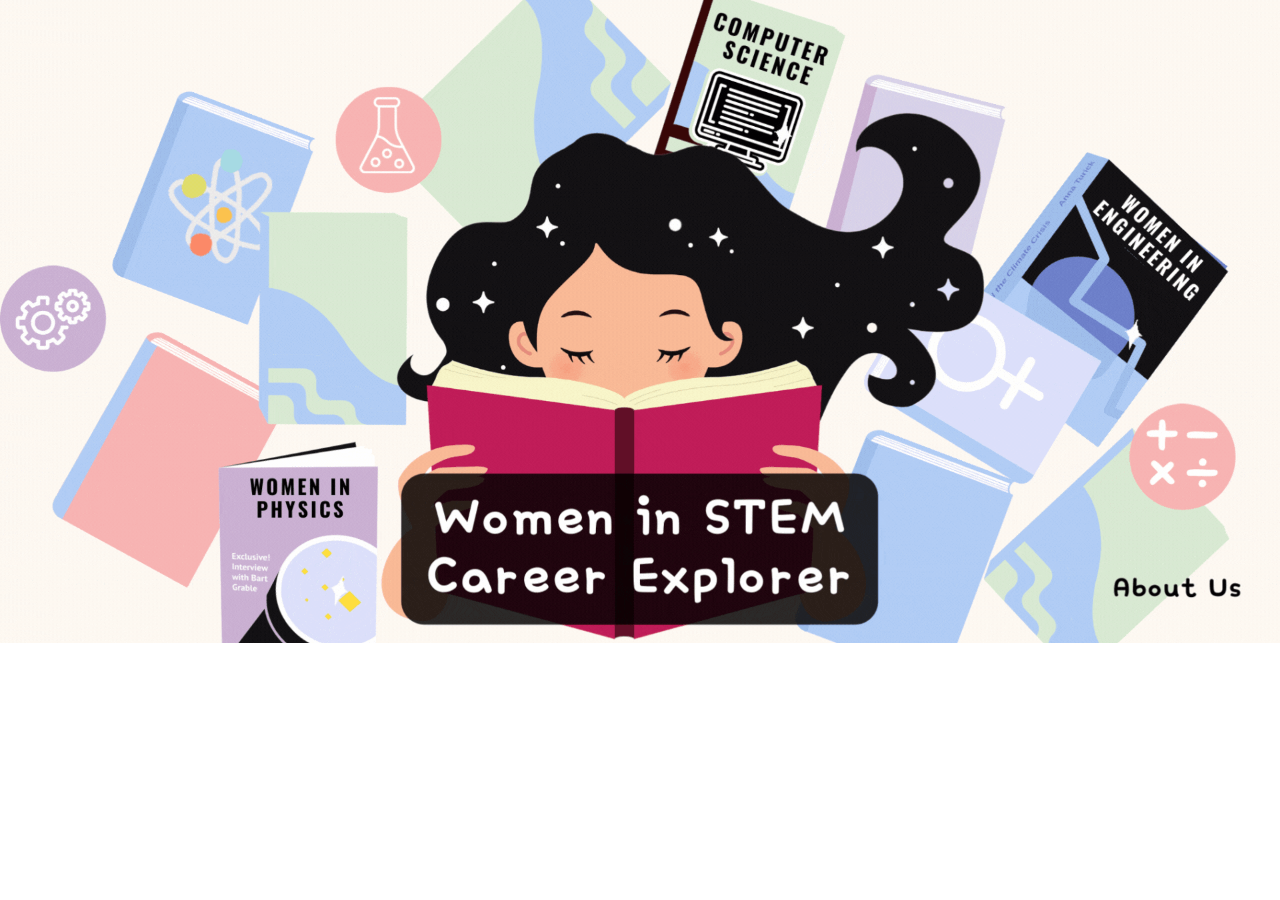
<file: index.html>
<!DOCTYPE html>
<html>

<head>
  <meta charset="utf-8">
  <meta name="viewport" content="width=device-width, initial-scale=1">
  <title>replit</title>
  <link href="style.css" rel="stylesheet" type="text/css"/>
  <script src="https://code.jquery.com/jquery-3.4.1.min.js"></script>
</head>
  
<body>

  <div class="bg">
    <img src = "assets/landingpage.gif">
    <button class="button" onclick="location.href='compsci.html'" value="first">compsci</button>
    <button class="button2" onclick="location.href='engineering.html'" value="second">engineering</button>
    <button class="button3" onclick="location.href='physics.html'" value="third">physics</button>
    <button class="button4" onclick="location.href='aboutus.html'" value="fourth">aboutus</button>
  </div>

  <script src="script.js"></script>
</body>

</html>
</file>
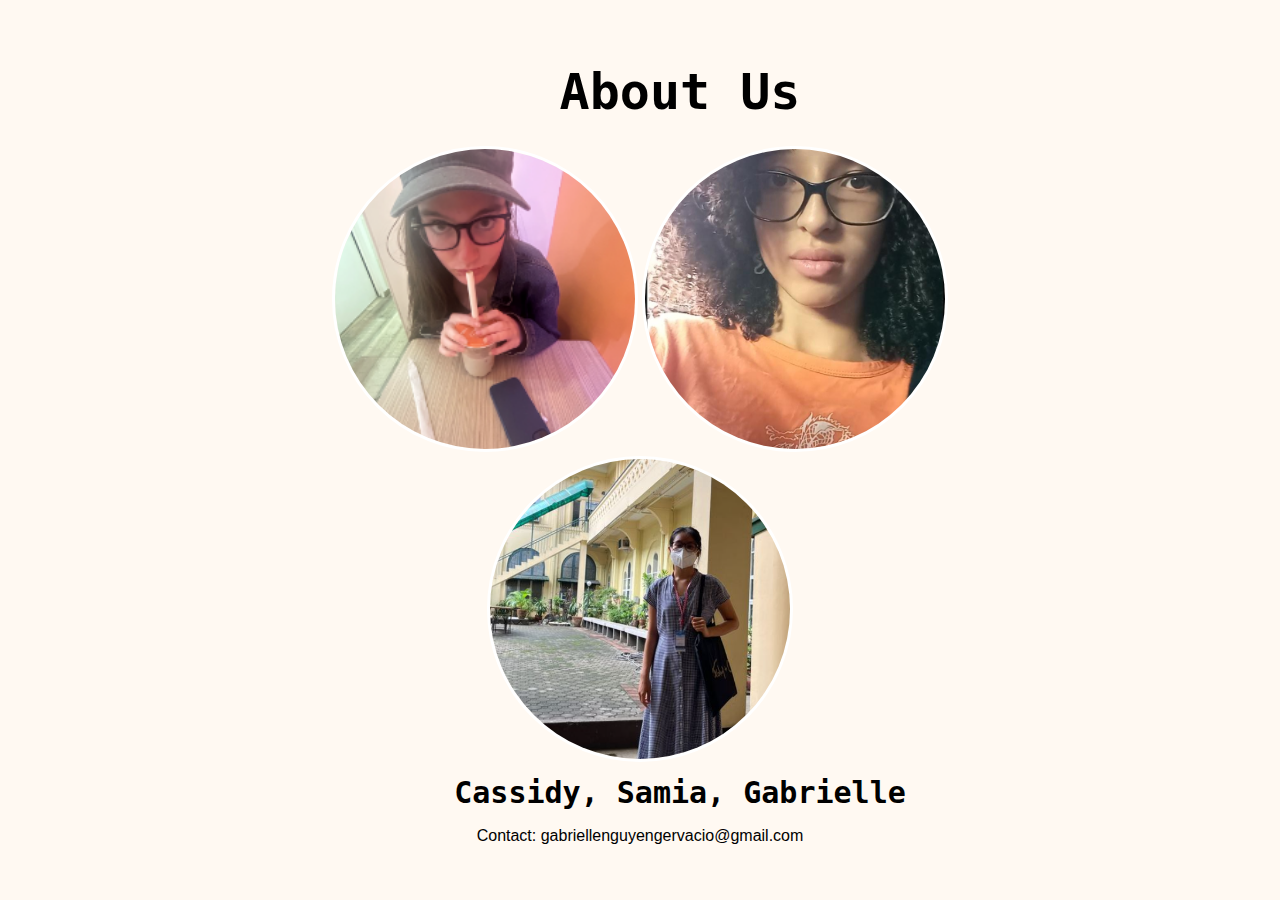
<file: aboutus.html>
<!DOCTYPE html>
<html>
  <head>
    <meta charset="utf-8">
  <meta name="viewport" content="width=device-width, initial-scale=1">
  <title>About Us</title>
  <link href="style.css" rel="stylesheet" type="text/css"/>
  <script src="https://code.jquery.com/jquery-3.4.1.min.js"></script>
  </head>
  
  <body style="background-color:#FFF9F2;">
    <br>
    <br>
    <br>
    <h1 style="text-align:center;": center;">About Us</h1>

  <main>
  <img class="aboutus" src="assets/CassidyPic.png">
  <img class="aboutus" src="assets/SamiaPic.jpg">
  <img class="aboutus" src="assets/GabbyPic.png">
  <br>
  <br>
  <h3 style= "text-align:center; font-family: monospace;">Cassidy, Samia, Gabrielle</h3>
  <p style="font-family: -apple-system, BlinkMacSystemFont, sans-serif;">Contact: gabriellenguyengervacio@gmail.com</p>
  </main>
    
  <script src="script.js"></script>
</body>

</html>
</file>
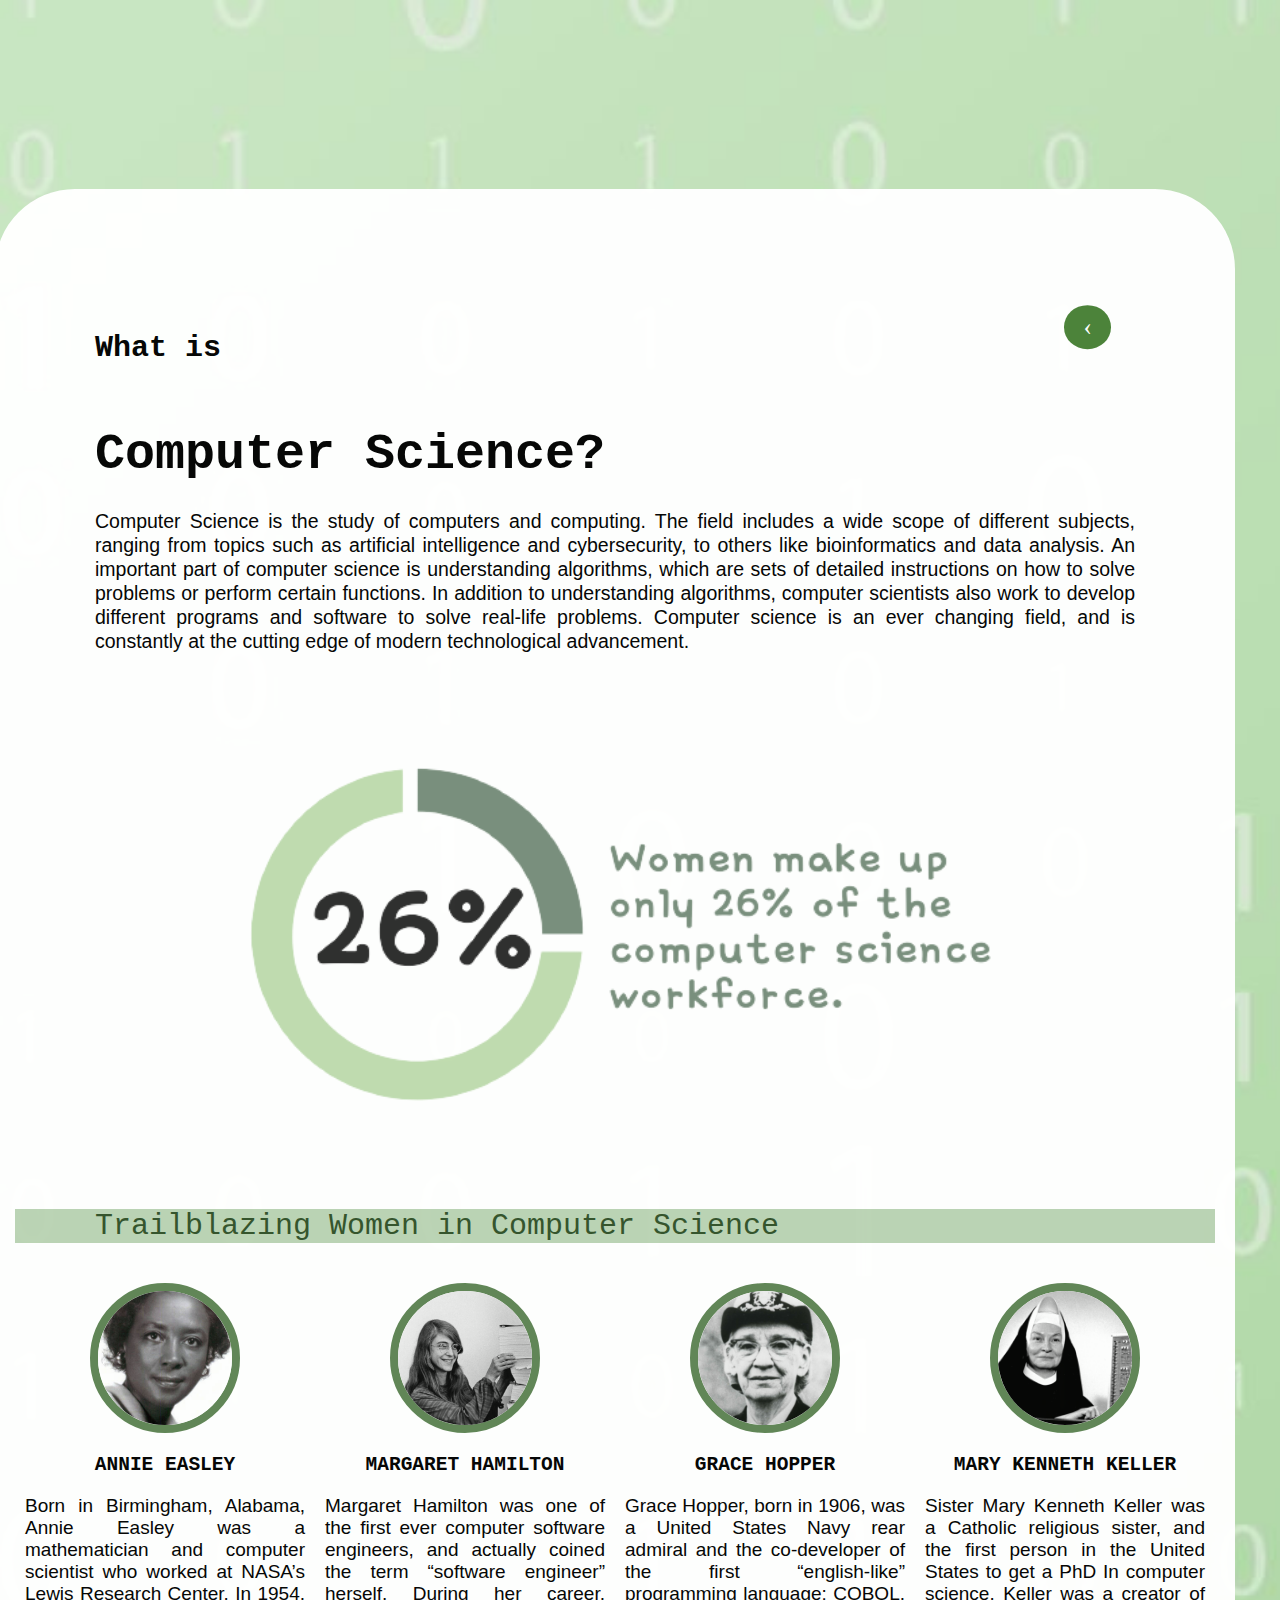
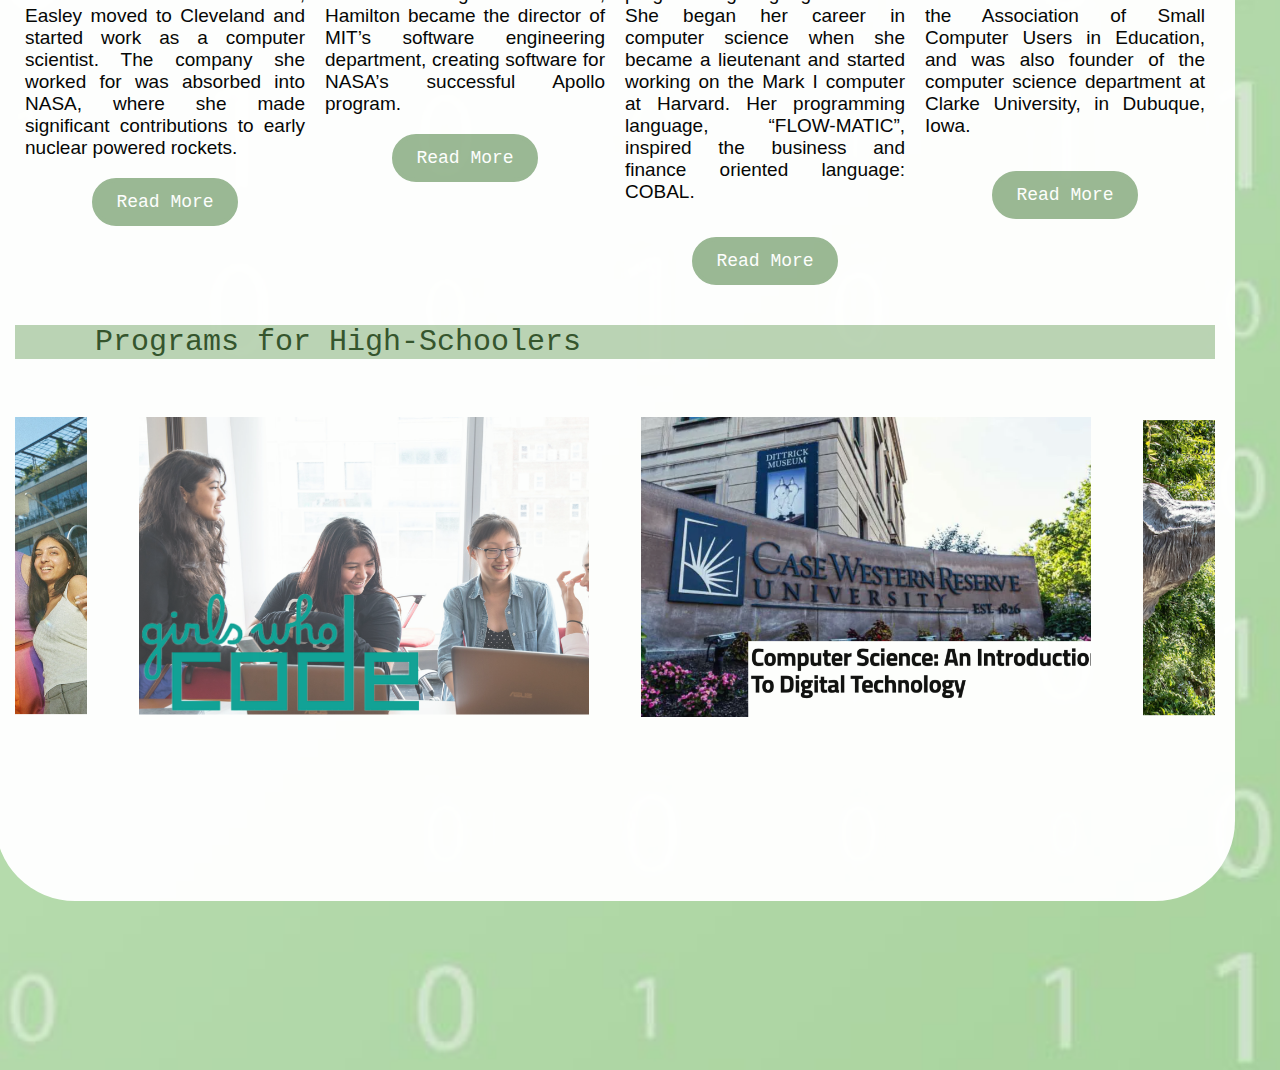
<file: compsci.html>
<!DOCTYPE html>
<html>
  
<head>
  <meta charset="utf-8">
  <meta name="viewport" content="width=device-width, initial-scale=1">
  <title>Computer Science</title>
  <link href="style.css" rel="stylesheet" type="text/css"/>
  <script src="https://code.jquery.com/jquery-3.4.1.min.js"></script>
</head>
  
<body>
    <div class="parallax-container2">
      <div class="parallax-image2"></div>
    <div class="parallax-text2">
      <a href="index.html" class="previous2">&#8249;</a>

      <h3>What is</h3>
      <br>
      <br>
      <h1>Computer Science?</h1>

      <p class="paragraph">Computer Science is the study of computers and computing. The field includes a wide scope of different subjects, ranging from topics such as artificial intelligence and cybersecurity, to others like bioinformatics and data analysis. An important part of computer science is understanding algorithms, which are sets of detailed instructions on how to solve problems or perform certain functions. In addition to understanding algorithms, computer scientists also work to develop different programs and software to solve real-life problems. 
Computer science is an ever changing field, and is constantly at the cutting edge of modern technological advancement. 
 </p>

      <img style="
  width: 75%;
  height: auto;
  display: block;
  margin-left: auto;
  margin-right: auto;" src="assets/stats_cs.png">

      <div style= "background-color: #BAD3B4" class="dividercompsci">
        <p style = "color: #315129;" class="titlecompsci">Trailblazing Women in Computer Science</p>
      </div>
      
      <section class="trailblazersection">
<div class="row">
  <div class="column">
  	<img style = "border: 8px solid #5E8454;" class="profile" src="assets/annieeasley.jpeg">
    <h2>ANNIE EASLEY</h2>
    <p class="columnp">Born in Birmingham, Alabama, Annie Easley was a mathematician and computer scientist who worked at NASA’s Lewis Research Center. In 1954, Easley moved to Cleveland and started work as a computer scientist. The company she worked for was absorbed into NASA, where she made significant contributions to early nuclear powered rockets.
      </p>
    <input style= "background-color: #99b793; border: 4px solid #99b793;" type=button onClick="
parent.location='https://www.nasa.gov/feature/annie-easley-computer-scientist'" value='Read More'>
  </div>
  <div class="column">
  	<img style = "border: 8px solid #5E8454;" class="profile" src="assets/margarethamilton.png">
    <h2>MARGARET HAMILTON</h2>
    <p class="columnp">Margaret Hamilton was one of the first ever computer software engineers, and actually coined the term “software engineer” herself. During her career, Hamilton became the director of MIT’s software engineering department, creating software for NASA’s successful Apollo program.</p>
    <input style= "background-color: #99b793; border: 4px solid #99b793;" type=button onClick="
parent.location='https://www.smithsonianmag.com/smithsonian-institution/margaret-hamilton-led-nasa-software-team-landed-astronauts-moon-180971575/'" value='Read More'>
  </div>
  <div class="column">
  	<img style = "border: 8px solid #5E8454;" class="profile" src="assets/gracehopper.png">
    <h2>GRACE HOPPER</h2>
    <p class="columnp">Grace Hopper, born in 1906, was a United States Navy rear admiral and the co-developer of the  first “english-like” programming language: COBOL. She began her career in computer science when she became a lieutenant and started working on the Mark I computer at Harvard. Her programming language, “FLOW-MATIC”, inspired the business and finance oriented language: COBAL.
</p><br>
    <input style= "background-color: #99b793; border: 4px solid #99b793;" type=button onClick="
parent.location='https://www.si.edu/spotlight/women-mathematicians/grace-hopper-the-navy-and-computers'" 
value='Read More'>
  </div>
  <div class="column">
  	<img style = "border: 8px solid #5E8454;" class="profile" src="assets/marykennethkeller.png">
    <h2>MARY KENNETH KELLER</h2>
    <p class="columnp">Sister Mary Kenneth Keller was a Catholic religious sister, and the first person in the United States to get a PhD In computer science. Keller was a creator of the Association of Small Computer Users in Education, and was also founder of the computer science department at Clarke University, in Dubuque, Iowa. 
</p><br>
    <input style= "background-color: #99b793; border: 4px solid #99b793;" type=button onClick="
parent.location='https://www.cs.wisc.edu/2019/03/18/2759/'" 
value='Read More'>
  </div>
</div>
</section>


  <div style= "background-color: #BAD3B4" class="dividercompsci2">
    <p style=" color: #315129" class="titlecompsci2">Programs for High-Schoolers</p>
  </div>
    
 <div class="scroll-container">
   
<a href="https://www.kodewithklossy.com"><img  class="compSciPrograms" src="assets/kodeWithKlossy.png"></a>
      
<a href="https://girlswhocode.com" ><img class="compSciPrograms"
 src="assets/girlswhocode.png"></a>
  
      
<a href="https://case.precollegeprograms.org/compsci"><img class="compSciPrograms" src="assets/caseWesternReserve.png"></a>
      
<a href="https://precollege.berkeley.edu/summer-computer-science-academy"><img class="compSciPrograms" src="assets/berkeleyCompSci.png"></a>
</div>

  </div>
  </div>
  <script src="script.js"></script>
</body>
</html>
</file>
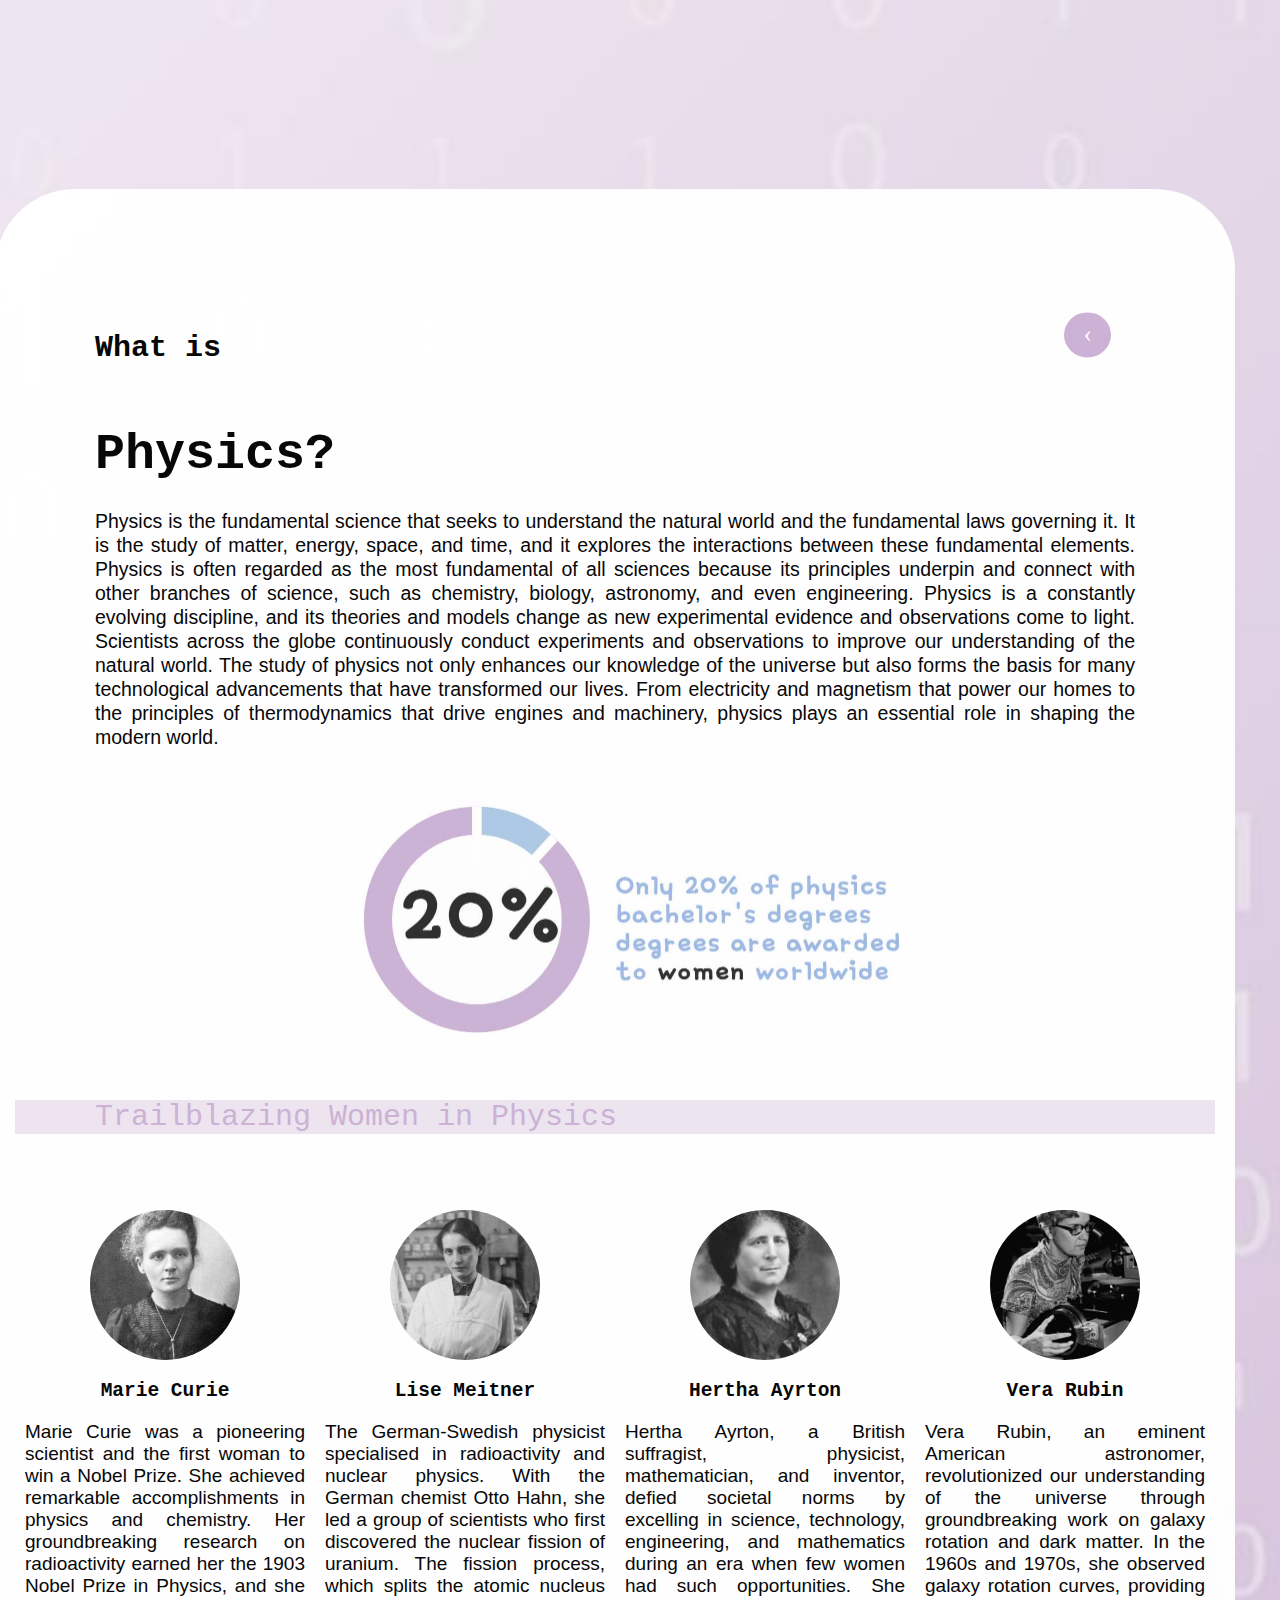
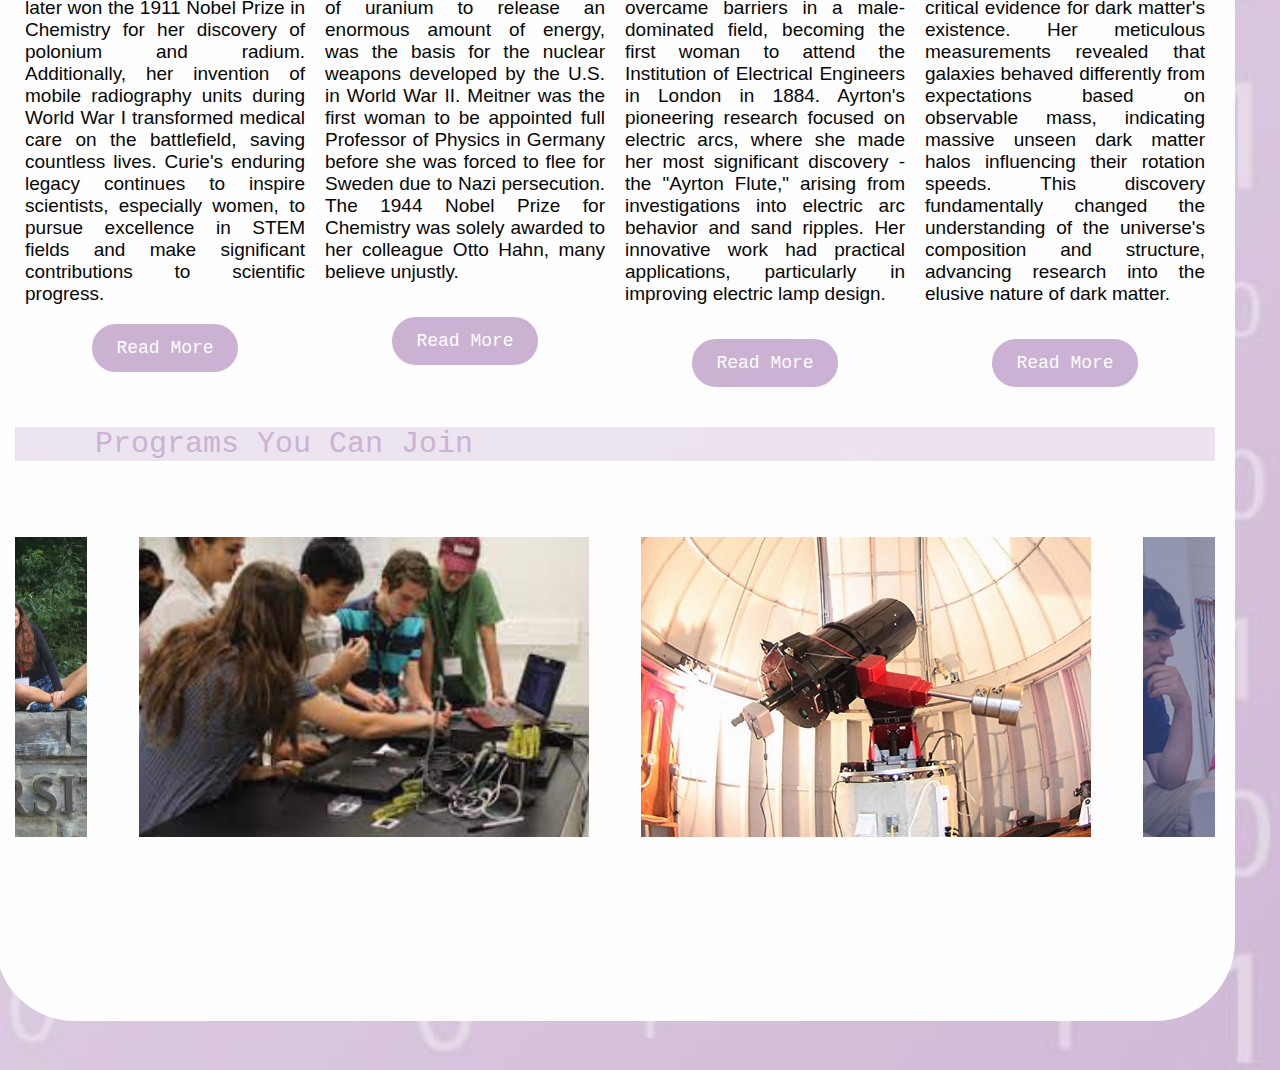
<file: physics.html>
<!DOCTYPE html>
<html>

<head>
  <meta charset="utf-8">
  <meta name="viewport" content="width=device-width, initial-scale=1">
  <title>Physics</title>
  <link href="style.css" rel="stylesheet" type="text/css"/>
  <script src="https://code.jquery.com/jquery-3.4.1.min.js"></script>
</head>

<body>

  <div class="parallax-container3">
    <div class="parallax-image3">
    </div>
    <div class="parallax-text3">
      <a href="index.html" class="previous3">&#8249;</a>

      <h3>What is</h3>
      <br>
      <br>
      <h1>Physics?</h1>

      <p class="paragraph">Physics is the fundamental science that seeks to understand the natural world and the
        fundamental laws governing it. It is the study of matter, energy, space, and time, and it explores the
        interactions between these fundamental elements. Physics is often regarded as the most fundamental of all
        sciences because its principles underpin and connect with other branches of science, such as chemistry, biology,
        astronomy, and even engineering. Physics is a constantly evolving discipline, and its theories and models change
        as new experimental evidence and observations come to light. Scientists across the globe continuously conduct
        experiments and observations to improve our understanding of the natural world.
        The study of physics not only enhances our knowledge of the universe but also forms the basis for many
        technological advancements that have transformed our lives. From electricity and magnetism that power our homes
        to the principles of thermodynamics that drive engines and machinery, physics plays an essential role in shaping
        the modern world.</p>

      <img class="statisticsphy" src="assets/stats-physics.jpg">

      <div class="dividerphysics">
        <p class="titlephysics">Trailblazing Women in Physics</p>
      </div>

      <br>
      <br>
      <section class="trailblazersection">
        <div class="row">
          <div class="column">
            <img class="profile" src="assets/marieCurie.jpg">
            <h2>Marie Curie</h2>
            <p class="columnp">Marie Curie was a pioneering scientist and the first woman to win a Nobel Prize. She
              achieved remarkable accomplishments in physics and chemistry. Her groundbreaking research on radioactivity
              earned her the 1903 Nobel Prize in Physics, and she later won the 1911 Nobel Prize in Chemistry for her
              discovery of polonium and radium. Additionally, her invention of mobile radiography units during World War
              I transformed medical care on the battlefield, saving countless lives. Curie's enduring legacy continues
              to inspire scientists, especially women, to pursue excellence in STEM fields and make significant
              contributions to scientific progress.
            </p>

            <input style="background-color: #CBB1D3; border:4px solid #CBB1D3;" type=button onClick="
parent.location='https://www.nobelprize.org/prizes/physics/1903/marie-curie/biographical/'" value='Read More'>
          </div>
          <div class="column">
            <img class="profile" src="assets/liseMeitner.png">
            <h2>Lise Meitner</h2>
            <p class="columnp">The German-Swedish physicist specialised in radioactivity and nuclear physics. With the
              German chemist Otto Hahn, she led a group of scientists who first discovered the nuclear fission of
              uranium. The fission process, which splits the atomic nucleus of uranium to release an enormous amount of
              energy, was the basis for the nuclear weapons developed by the U.S. in World War II. Meitner was the first
              woman to be appointed full Professor of Physics in Germany before she was forced to flee for Sweden due to
              Nazi persecution. The 1944 Nobel Prize for Chemistry was solely awarded to her colleague Otto Hahn, many
              believe unjustly.


            </p><br>

            <input style="background-color: #CBB1D3; border:4px solid #CBB1D3;" type=button onClick="
parent.location='https://www.atomicarchive.com/resources/biographies/meitner.html'" value='Read More'>
          </div>

        <div class="column">
          <img class="profile" src="assets/HERTHA AYRTON.jpg">
          <h2>Hertha Ayrton</h2>
          <p class="columnp">
           
Hertha Ayrton, a British suffragist, physicist, mathematician, and inventor, defied societal norms by excelling in science, technology, engineering, and mathematics during an era when few women had such opportunities. She overcame barriers in a male-dominated field, becoming the first woman to attend the Institution of Electrical Engineers in London in 1884. Ayrton's pioneering research focused on electric arcs, where she made her most significant discovery - the "Ayrton Flute," arising from investigations into electric arc behavior and sand ripples. Her innovative work had practical applications, particularly in improving electric lamp design. 
          </p><br>

          <input style="background-color: #CBB1D3; border:4px solid #CBB1D3;" type=button onClick="
parent.location='https://physicsworld.com/a/hertha-ayrton-pioneering-inventor-and-suffragette/'" value='Read More'>
        </div>

        <div class="column">
          <img class="profile" src="assets/vera.jpg">
          <h2>Vera Rubin</h2>
          <p class="columnp">
Vera Rubin, an eminent American astronomer, revolutionized our understanding of the universe through groundbreaking work on galaxy rotation and dark matter. In the 1960s and 1970s, she observed galaxy rotation curves, providing critical evidence for dark matter's existence. Her meticulous measurements revealed that galaxies behaved differently from expectations based on observable mass, indicating massive unseen dark matter halos influencing their rotation speeds. This discovery fundamentally changed the understanding of the universe's composition and structure, advancing research into the elusive nature of dark matter.
          </p><br>

          <input style="background-color: #CBB1D3; border:4px solid #CBB1D3;" type=button onClick="
parent.location='https://www.amnh.org/learn-teach/curriculum-collections/cosmic-horizons-book/vera-rubin-dark-matter'"
            value='Read More'>
        </div>
    </div>
    </section>

    <div class="dividerphysics2">
      <p class="titlephysics2">Programs You Can Join</p>
    </div>
   <br>
    <div class="scroll-container">
      
<a href="https://sites.coecis.cornell.edu/curieacademy/" ><img class="phyPrograms"
 src="assets/curieprogram.jpg"></a>
      
<a href="https://insidetheperimeter.ca/perimeter-institutes-issyp-summer-program/"><img  class="phyPrograms" src="assets/issyp.jpg"></a>
      
<a href="https://yspa.yale.edu/"><img class="phyPrograms" src="assets/astrophysics.jpg"></a>
      
<a href="https://hs.sas.upenn.edu/summer-programs/academies/experimental-physics"><img class="phyPrograms" src="assets/upenn.jpg"></a>
</div>

  </div>
  </div>

      
  <script src="script.js"></script>
</body>

</html>
</file>
<file: style.css>
/*HOME PAGE*/
body, html {
  height: 100%;
  padding: 0;
  margin: 0;
}

.bg {
  position: relative; 
}

.bg img {
  height: 100%;
  width: 100%;
  background-position: center;
  background-repeat: no-repeat;
  background-size: cover;
}

.bg .button {
  position: absolute;
  top: 20%;
  left: 61%;
  background-color: transparent;
  font-size: 50px;
  border: none;
  cursor: pointer;
  transform: translate(-50%, -50%);
  color: rgba(0, 0, 0, 0);
}

.bg .button2 {
  position: absolute;
  top: 51%;
  left: 87%;
  background-color: transparent;
  font-size: 50px;
  border: none;
  cursor: pointer;
  transform: translate(-50%, -50%);
  color: rgba(0, 0, 0, 0);
}

.bg .button3 {
  position: absolute;
  top: 90%;
  left: 26%;
  background-color: transparent;
  font-size: 50px;
  border: none;
  cursor: pointer;
  transform: translate(-50%, -50%);
  color: rgba(0, 0, 0, 0);
}

.bg .button4 {
  position: absolute;
  top: 91%;
  left: 92%;
  background-color: transparent;
  font-size: 50px;
  border: none;
  cursor: pointer;
  transform: translate(-50%, -50%);
  color: transparent;
}
/*END OF HOME PAGE*/

/*ABOUT US PAGE*/
.aboutUsPictures{
  display: flex; 
  gap: 8px;
  justify-content: center;
  flex-wrap: wrap;
}
/*END OF ABOUT US PAGE*/

/*ENGINEERING SECTION*/
.parallax-container{
  position: relative;
  overflow: hidden;
  height: 3000px;
}

.parallax-image{
  position: absolute;
  top: 0;
  left: 0;
  width: 100%;
  height: 100%;
  border: none;
  background-image: url("assets/backgroundeng.jpg");
  background-size: cover;
  transform: translateY(0px);
  z-index: 1;
}

.parallax-text {
  position: relative;
  z-index: 2;
  padding: 150px 20px;
  color: black;
  text-align: left;
  border-radius: 80px;
  width: 1200px;
  margin: 20px;
  background-color: white;
  opacity: 0.97;
  top: 8%;
  margin: -25px 0 0 -25px;
  left: 50%;
  transform: translateX(-50%);
}

a {
  text-decoration: none;
  padding: 8px 16px;
  font-size: 25px;
  text-align: center;
  vertical-align: middle;
}

a:hover {
  background-color: #ddd;
  color: black;
}

.previous {
  background-color: #A0BFEC;
  color: white;
  border-radius: 50%;
  width: 1.2%;
  height: 1.2%;
  position: absolute;
  top: 6%;
  right: 10%;
  transform: translateY(-50%);
}

h1{
  line-height: 8px;
  font-family:monospace; 
  font:monospace;
  margin-left: 80px;
  margin-bottom: 50px;
  font-size: 50px;
}

h3{
  line-height: 8px;
  font-family:monospace; 
  font:monospace;
  margin-left: 80px;
  margin-top: 5px;
  font-size: 30px;
}

.paragraph{
  font-family: -apple-system, BlinkMacSystemFont, sans-serif;
  text-align: justify;
  margin-left: 80px;
  margin-right: 80px;
  margin-top: 5px;
  font-size: 19.5px;
  line-height: 24px;
}

.statisticseng{
  width: 70%;
  height: auto;
  display: block;
  margin-left: auto;
  margin-right: auto;
}

.dividereng{
  background-color: #DCEAFF;
  padding-top: 0.01px;
  padding-bottom: 0.01px;
  padding-left: 0;
  padding-right: 0;
  color: #5184d2;
}

.titleeng{
  font-family:monospace; 
  font:monospace;
  margin-left: 80px;
  margin-bottom: 30px;
  font-size: 30px;
}

.dividereng2{
  background-color: #DCEAFF;
  padding-top: 0.01px;
  padding-bottom: 0.01px;
  padding-left: 0;
  padding-right: 0;
  color: #5184d2;
}

.titleeng2{
  font-family:monospace; 
  font:monospace;
  margin-left: 80px;
  margin-bottom: 30px;
  font-size: 30px;
}

.dividereng3{
  background-color: #DCEAFF;
  padding-top: 0.01px;
  padding-bottom: 0.01px;
  padding-left: 0;
  padding-right: 0;
  color: #5184d2;
}

.titleeng3{
  font-family:monospace; 
  font:monospace;
  margin-left: 80px;
  margin-bottom: 30px;
  font-size: 30px;
}

.generatingButton{
  background-color: #86AADF; 
  border: 3px solid #86AADF;
  color: white;
  font-family:monospace; 
  font:monospace;
  border-radius: 30px; 
  padding: 10px 20px; 
  font-weight: 30px;
  font-size: 18px; 
  margin: 0;
  position: absolute;
  top: 50%;
  left: 50%;
  -ms-transform: translate(-50%, -50%);
  transform: translate(-50%, -50%);
  cursor: pointer;
  transition: box-shadow 0.3s ease;
}

.generatingButton:hover {
  box-shadow: 0 1px 2px rgba(0, 0, 10, 20);
}

.projects{
  color:black;
  font-family: sans-serif;
  margin: 0;
  position: absolute;
  top: 90%;
  left: 50%;
  -ms-transform: translate(-50%, -50%);
  transform: translate(-50%, -50%);
}

.generator{
  position: relative;
  text-align: center;  
  font-family: -apple-system, BlinkMacSystemFont, sans-serif;
  font-size: 20px;
  height: 200px;
  width: 1000px;
  display: block;
  align-items: center;
  margin-left: auto;
  margin-right: auto;
}

.generatortext {
  position: absolute;
  font-family: -apple-system, BlinkMacSystemFont, sans-serif;
  margin: 0;
  top: 20%;
  left: 50%;
  transform: translate(-50%, -50%);
}

.trailblazersection * {
  box-sizing: border-box;
}

.column {
  float: left;
  width: 25%;
  padding: 10px;
  text-align:center;
  font-family: monospace; 
}

.row:after {
  content: "";
  display: table;
  clear: both;
}

.columnp{
  font-family: -apple-system, BlinkMacSystemFont, sans-serif;
  text-align: justify;
  font-size: 19px;
}

.profile{
  border-radius: 50%;
  height: 150px;
  width: 150px;
  object-fit: cover;
}

input{
  background-color: #86AADF; 
  border: 3px solid #86AADF;
  color: white;
  font-family:monospace; 
  font:monospace;
  border-radius: 30px; 
  padding: 10px 20px; 
  font-weight: 30px;
  font-size: 18px; 
  cursor: pointer;
}

input:hover {
  background-color: #ddd;
  border: 3px solid #ddd;
  color: black;
}

div.scroll-container {
  background-color: white;
  overflow: auto;
  white-space: nowrap;
  padding: 10px;
  display: flex;
  justify-content: center;
}

div.scroll-container img {
  padding: 10px;
}

.slides{
  height: 300px;
  width: 500px;
  object-fit: cover;
}

/*END OF ENGINEERING SECTION*/

/*COMPSCI SECTION*/
.parallax-container2{
  position: relative;
  overflow: hidden;
  height: 2670px;
}

.parallax-image2{
  position: absolute;
  top: 0;
  left: 0;
  width: 100%;
  height: 100%;
  border: none;
  background-image: url("assets/backgroundcompsci.jpg");
  background-size: cover;
  transform: translateY(0px);
  z-index: 1;
}

.parallax-text2 {
  position: relative;
  z-index: 2;
  padding: 150px 20px;
  color: black;
  text-align: left;
  border-radius: 80px;
  width: 1200px;
  margin: 20px;
  background-color: white;
  opacity: 0.97;
  top: 8%;
  margin: -25px 0 0 -25px;
  left: 50%;
  transform: translateX(-50%);
}

.previous2 {
  background-color: #498136;
  color: white;
  border-radius: 50%;
  width: 1.2%;
  height: 1.2%;
  position: absolute;
  top: 6%;
  right: 10%;
  transform: translateY(-50%);
}

.dividercompsci{
  background-color: #d1fcb1;
  padding-top: 0.01px;
  padding-bottom: 0.01px;
  padding-left: 0;
  padding-right: 0;
  color: #498136;
}

.titlecompsci{
  font-family:monospace; 
  font:monospace;
  margin-left: 80px;
  margin-bottom: 30px;
  font-size: 30px;
}

.dividercompsci2{
  background-color: #d1fcb1;
  padding-top: 0.01px;
  padding-bottom: 0.01px;
  padding-left: 0;
  padding-right: 0;
  color: #498136;
}

.titlecompsci2{
  font-family:monospace; 
  font:monospace;
  margin-left: 80px;
  margin-bottom: 30px;
  font-size: 30px;
}

.compSciPrograms{
  height: 300px;
  width: 450px;
  object-fit: cover;
}

/*END OF COMPSCI SECTION*/

/*PHYSICS SECTION*/
.parallax-container3{
  position: relative;
  overflow: hidden;
  height: 2670px;
}

.parallax-image3{
  position: absolute;
  top: 0;
  left: 0;
  width: 100%;
  height: 100%;
  border: none;
  background-image: url("assets/backgroundphysics.jpg");
  background-size: cover;
  transform: translateY(0px);
  z-index: 1;
}

.parallax-text3{
  position: relative;
  z-index: 2;
  padding: 150px 20px;
  color: black;
  text-align: left;
  border-radius: 80px;
  width: 1200px;
  margin: 20px;
  background-color: white;
  opacity: 0.97;
  top: 8%;
  margin: -25px 0 0 -25px;
  left: 50%;
  transform: translateX(-50%);
}

.previous3 {
  background-color: #CBB1D3;
  color: white;
  border-radius: 50%;
  width: 1.2%;
  height: 1.2%;
  position: absolute;
  top: 6%;
  right: 10%;
  transform: translateY(-50%);
}

.dividerphysics{
  background-color: #EDE5EF;
  padding-top: 0.01px;
  padding-bottom: 0.01px;
  padding-left: 0;
  padding-right: 0;
  color: #CBB1D3;
}

.titlephysics{
  font-family:monospace; 
  font:monospace;
  margin-left: 80px;
  margin-bottom: 30px;
  font-size: 30px;
}

.dividerphysics2{
  background-color: #EDE5EF;
  padding-top: 0.01px;
  padding-bottom: 0.01px;
  padding-left: 0;
  padding-right: 0;
  color: #CBB1D3;
}

.titlephysics2{
  font-family:monospace; 
  font:monospace;
  margin-left: 80px;
  margin-bottom: 30px;
  font-size: 30px;
}

.statisticsphy{
  width: 50%;
  height: auto;
  display: block;
  margin-left: auto;
  margin-right: auto;
}

.phyPrograms{
  height: 300px;
  width: 450px;
  object-fit: cover;
}

.scroll-container a:hover {
  background-color: transparent;
  
}

.aboutus{
  border-radius: 50%;
  max-height: 300px;
  width: 300px;
  border: 3px solid white;
  object-fit: cover;
}

main{
  text-align: center;
  margin-top: 0;
  margin-bottom: 0;
  margin-right: 20%;
  margin-left: 20%;
}
</file>
